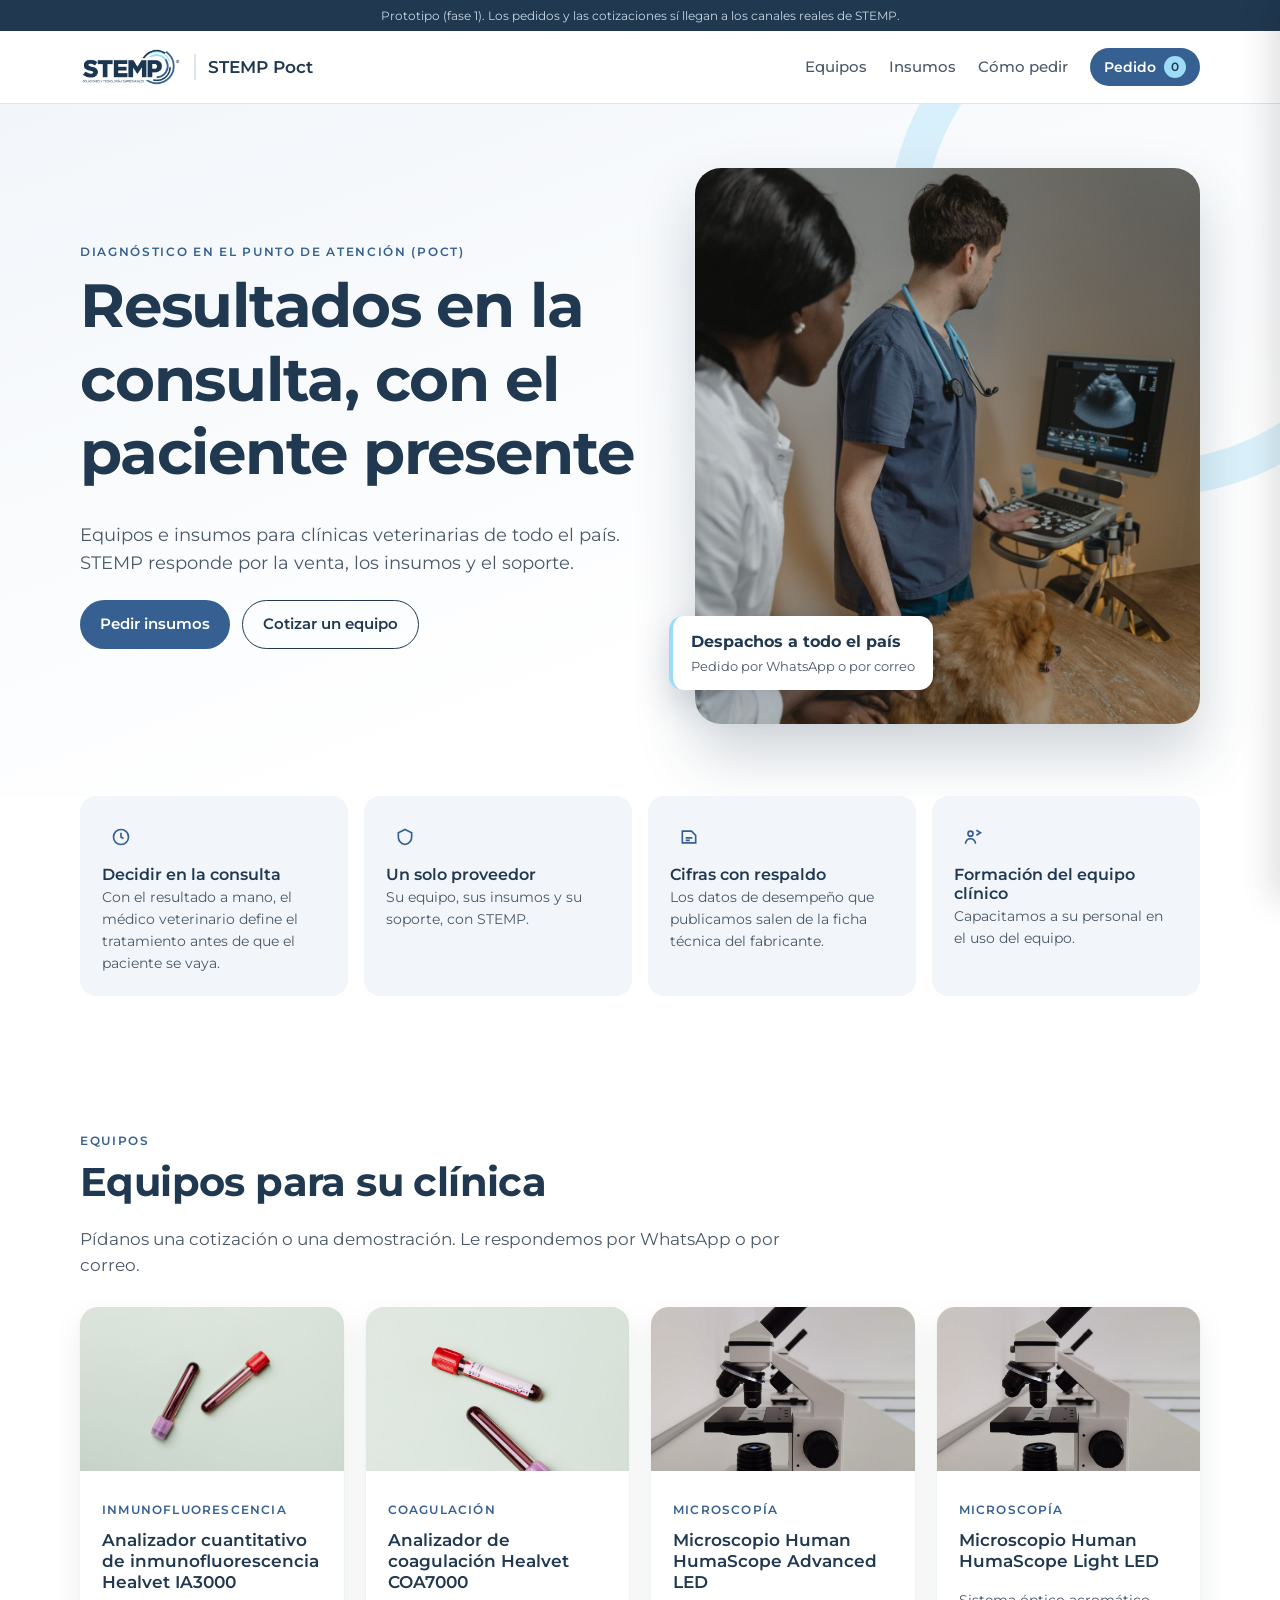
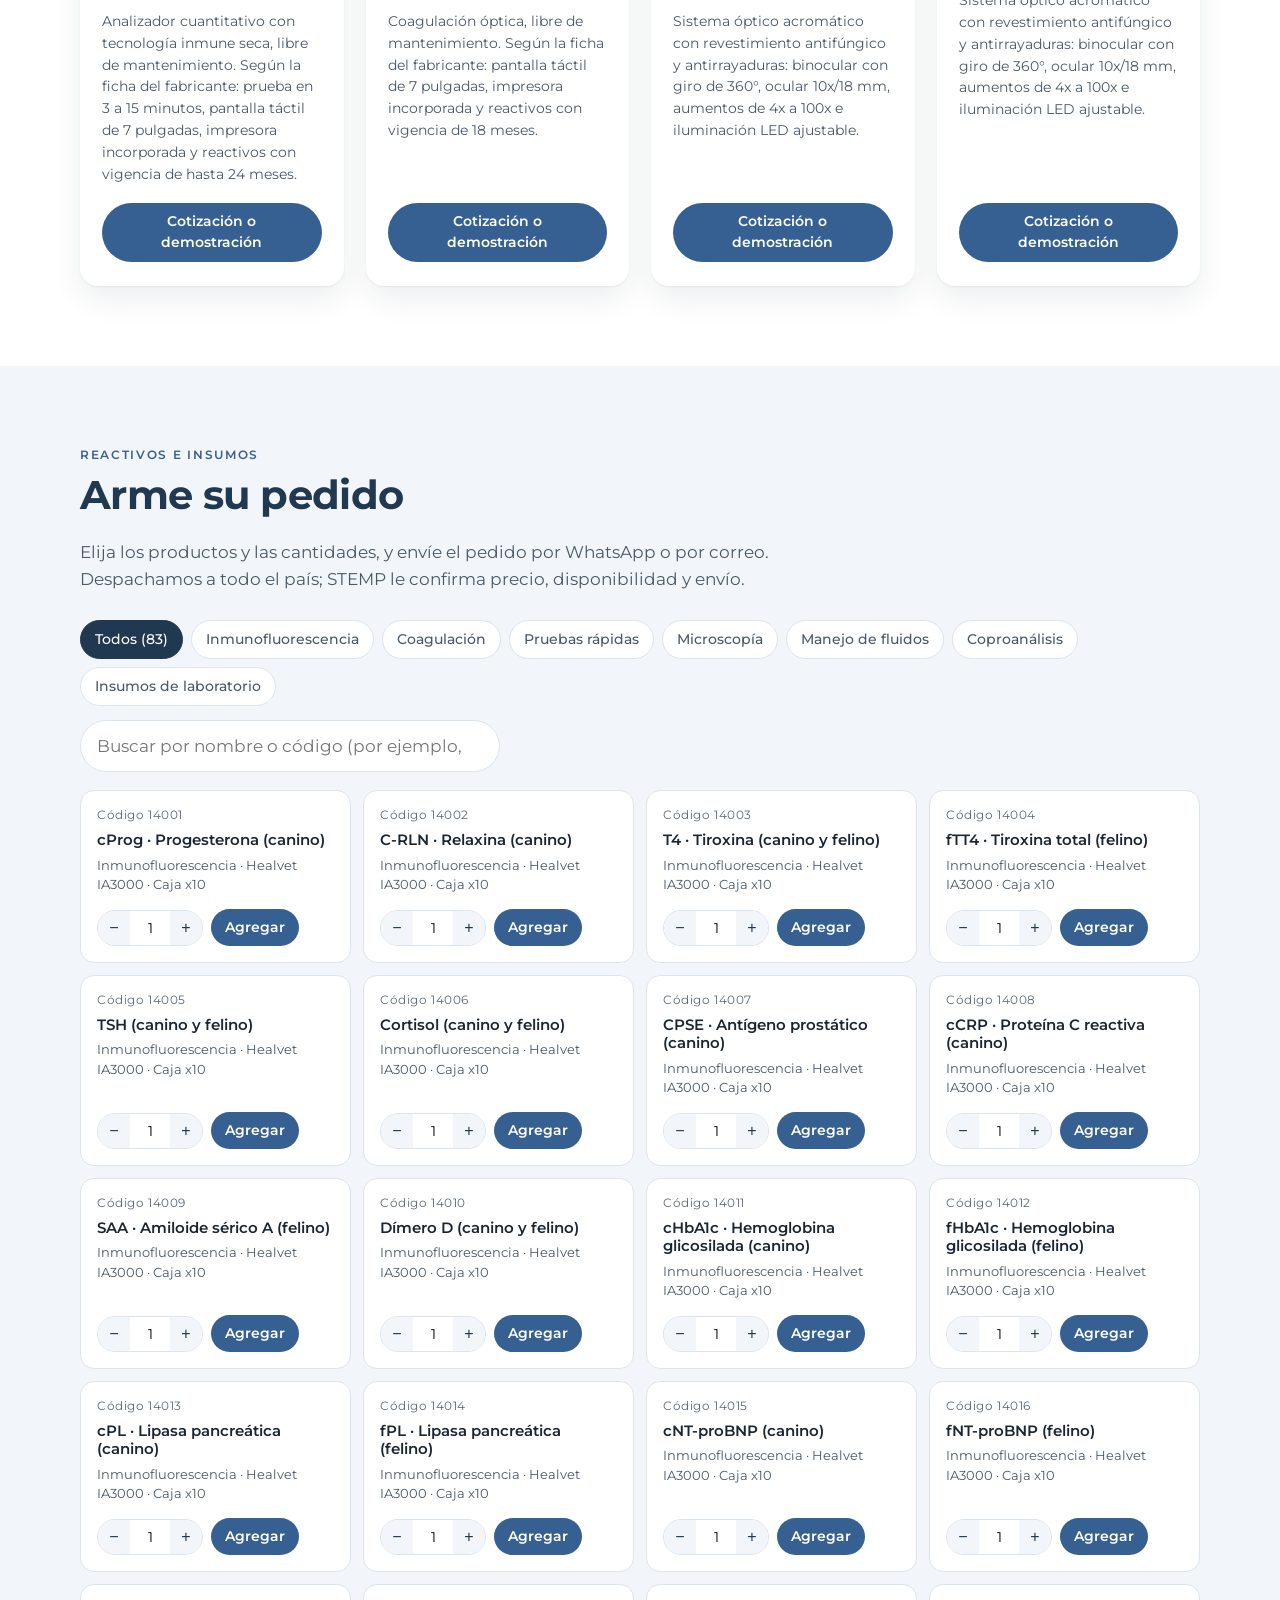
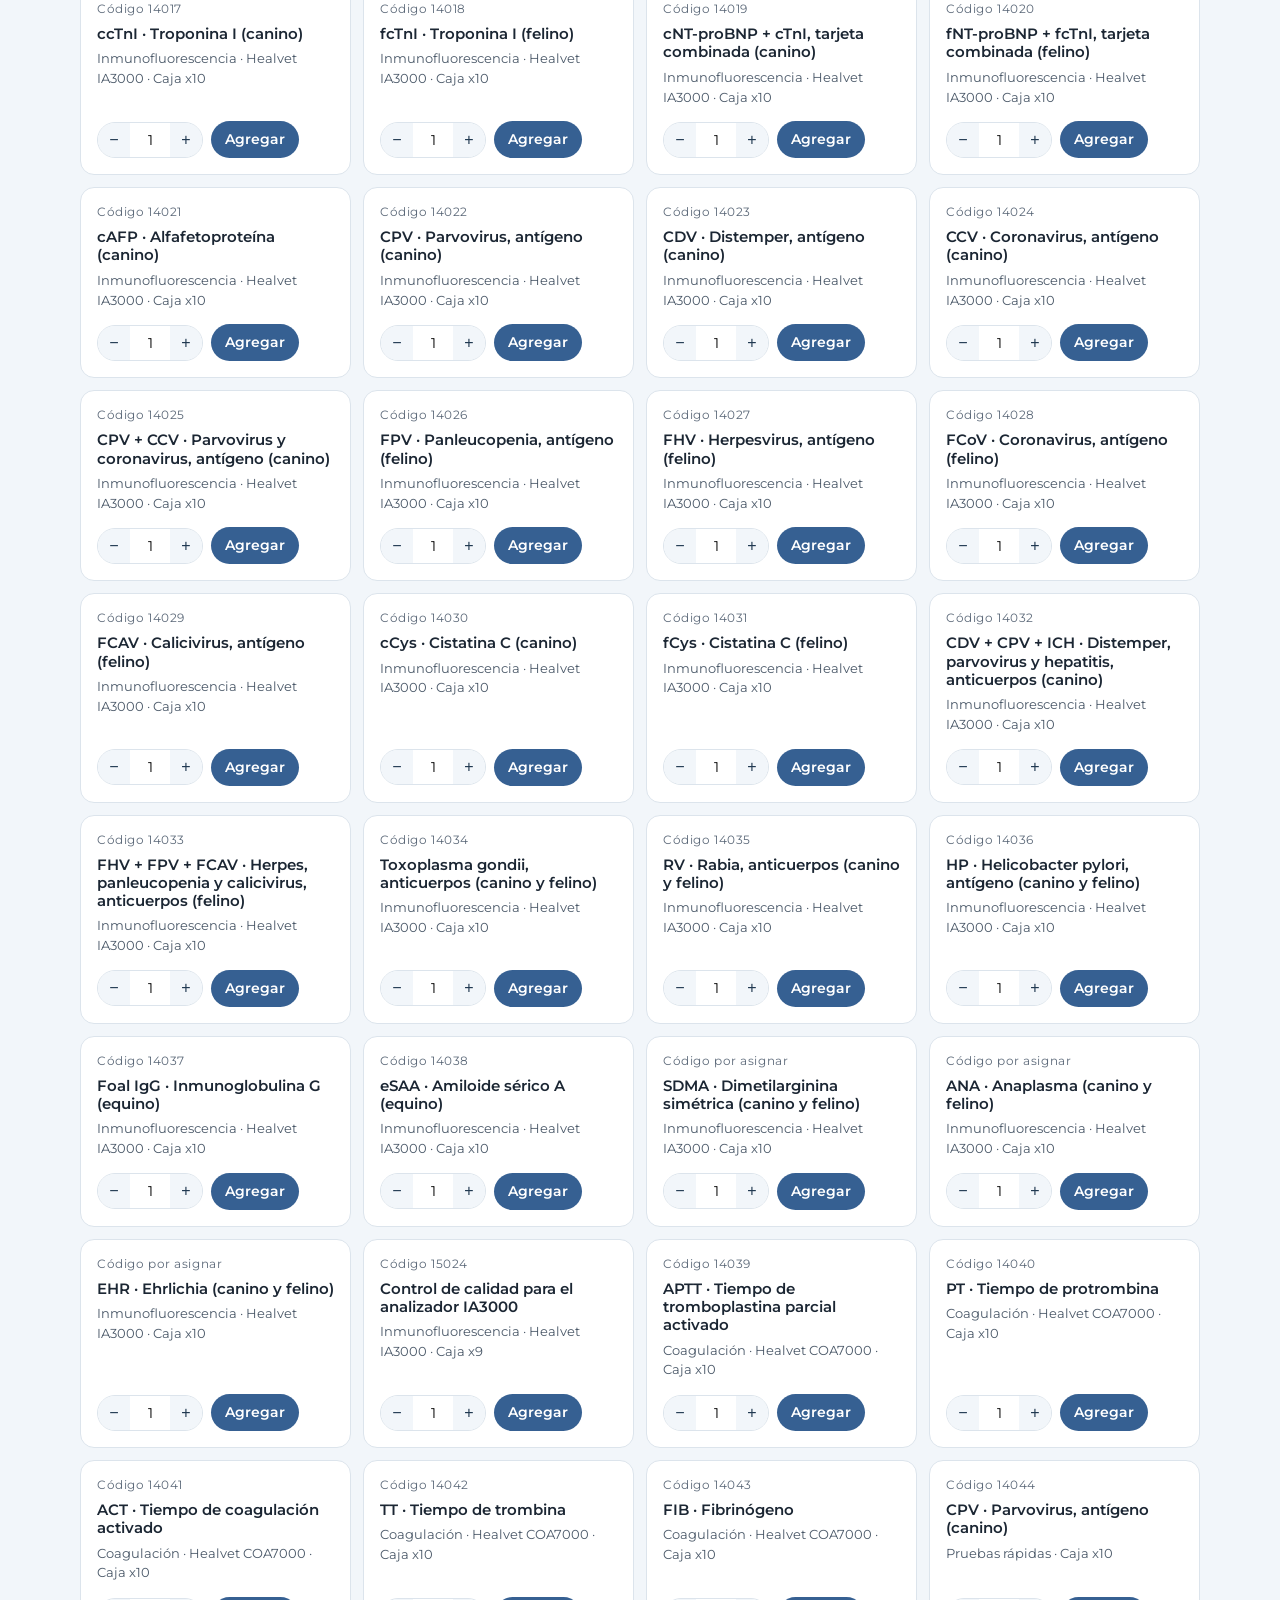
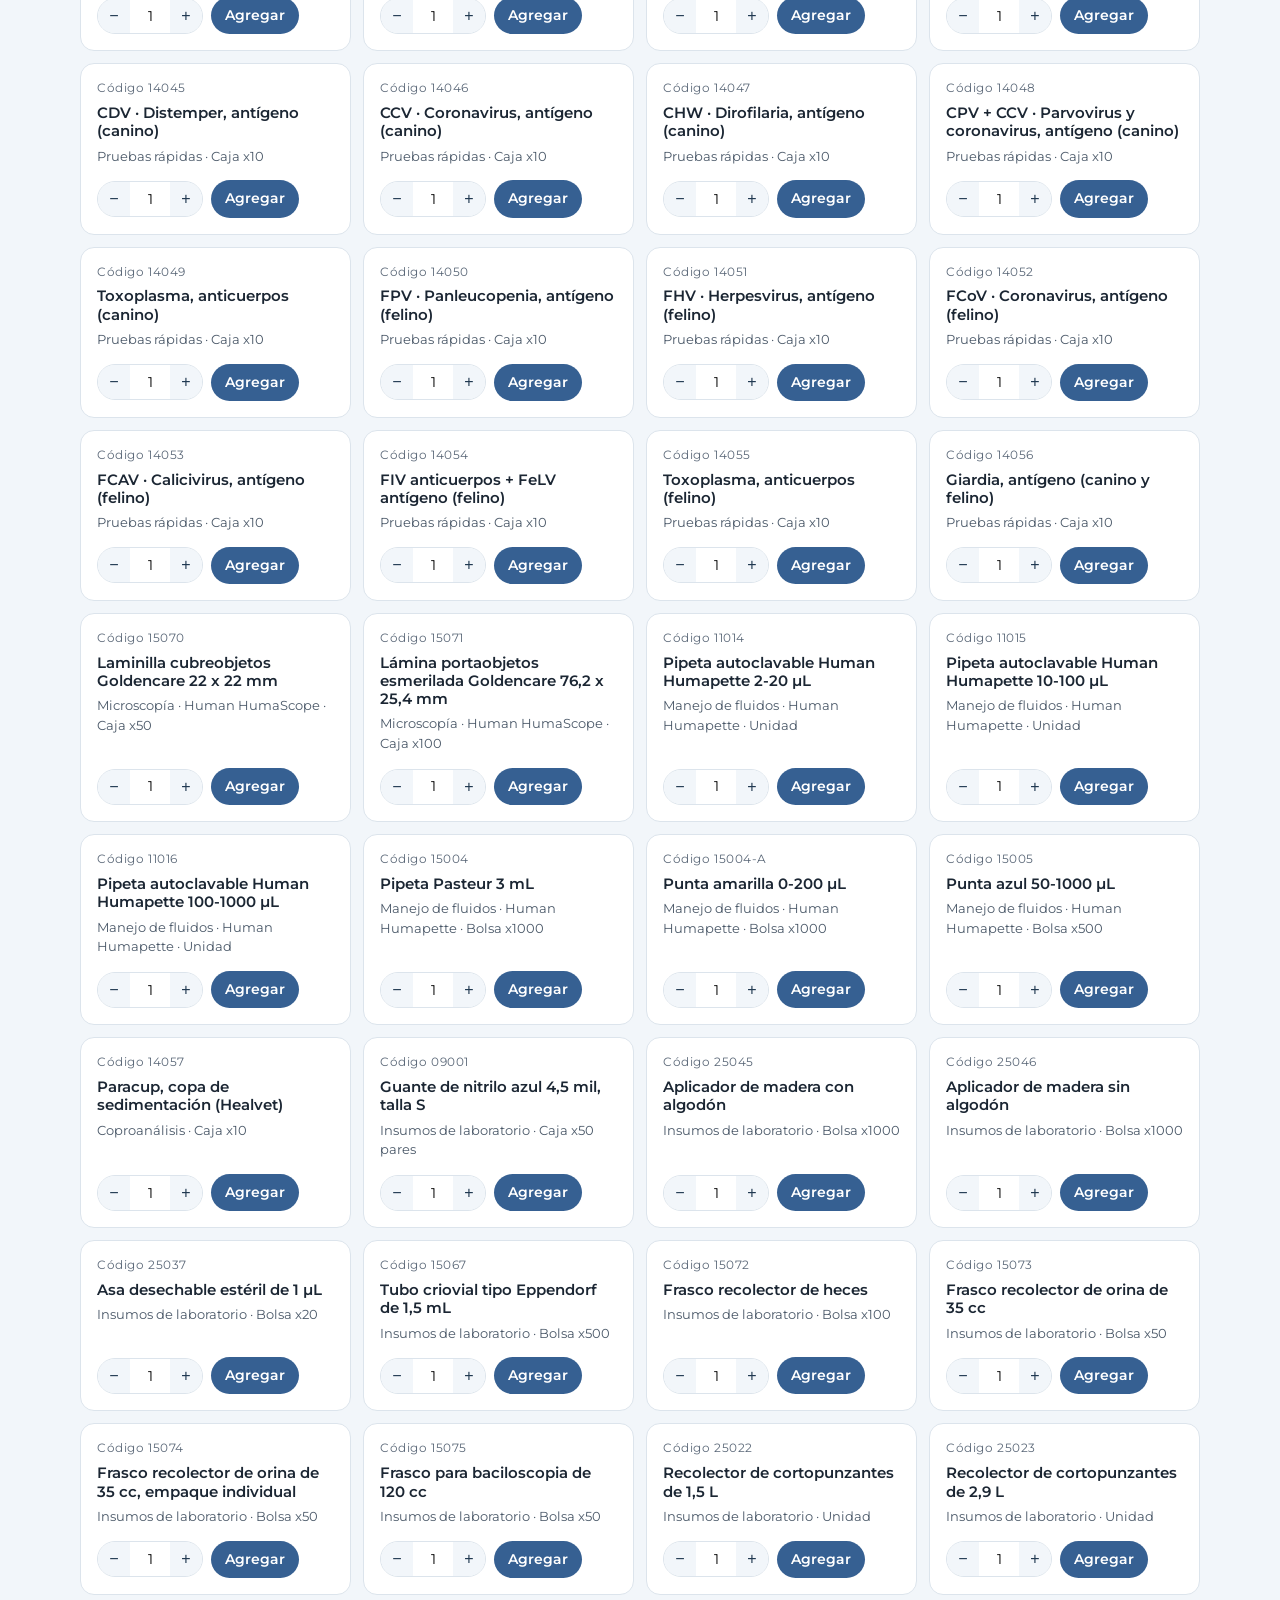
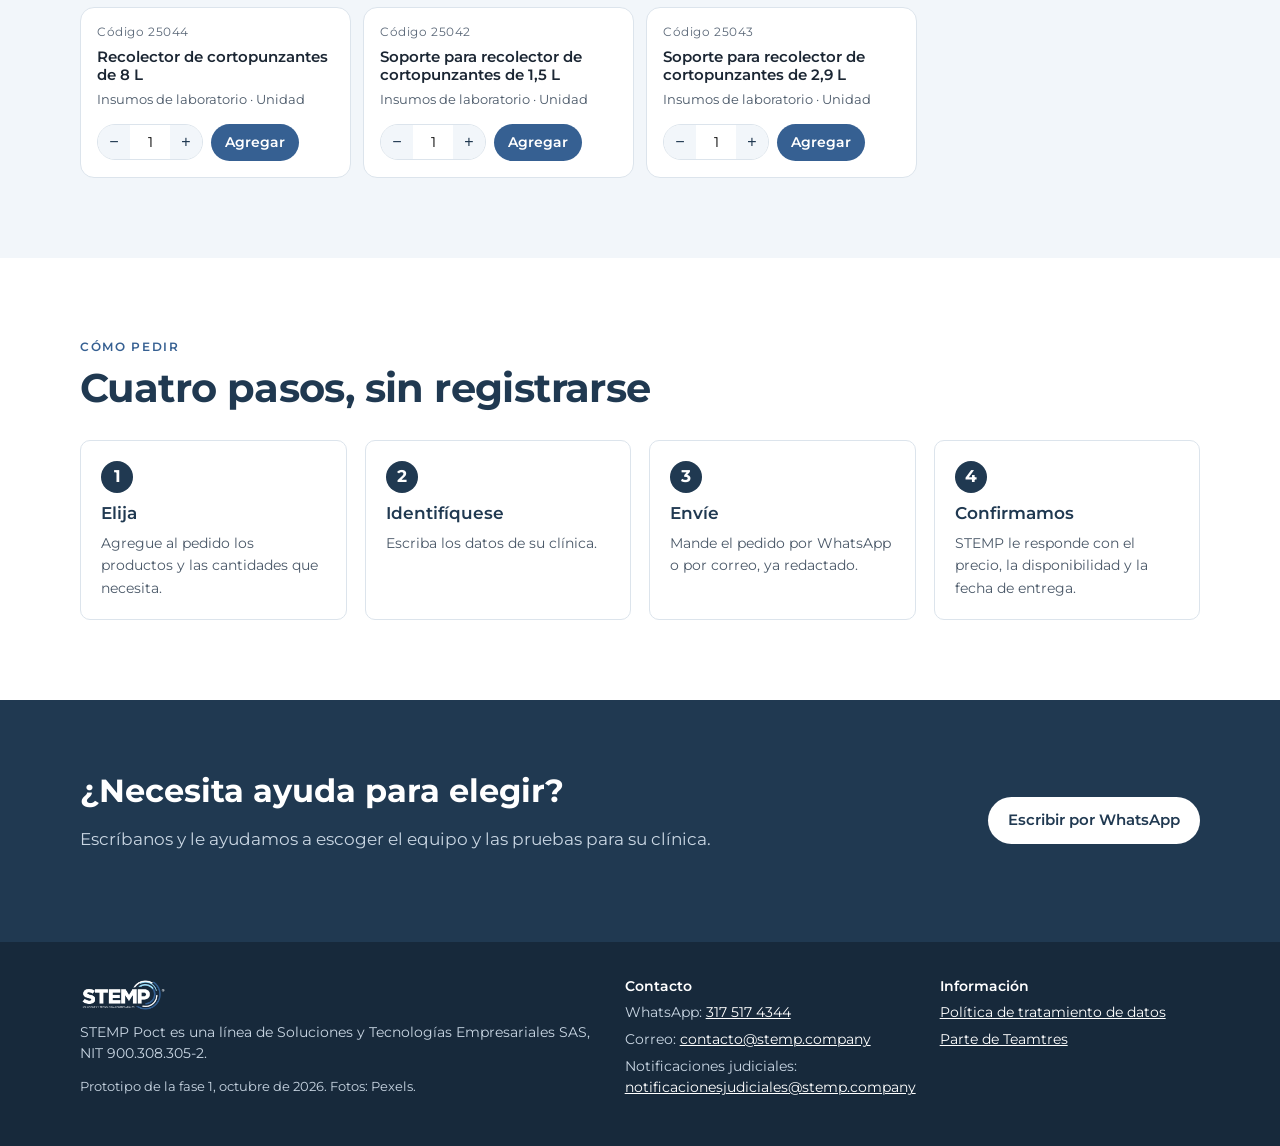
<file: index.html>
<!doctype html>
<html lang="es-CO">
<head>
  <meta charset="utf-8">
  <meta name="viewport" content="width=device-width, initial-scale=1">
  <title>STEMP Poct · Equipos e insumos POCT veterinarios</title>
  <meta name="description" content="Equipos de diagnóstico en el punto de atención (POCT) e insumos para clínicas veterinarias en Colombia.">
  <meta name="robots" content="noindex">
  <link rel="icon" href="assets/icono.png">
  <link rel="preconnect" href="https://fonts.googleapis.com">
  <link rel="preconnect" href="https://fonts.gstatic.com" crossorigin>
  <link href="https://fonts.googleapis.com/css2?family=Montserrat:wght@400;500;600;700&display=swap" rel="stylesheet">
  <link rel="stylesheet" href="assets/style.css">
  <script>document.documentElement.classList.add("js");</script>
</head>
<body>
  <div class="aviso-prototipo">Prototipo (fase 1). Los pedidos y las cotizaciones sí llegan a los canales reales de STEMP.</div>

  <header class="encabezado">
    <div class="contenedor">
      <a class="marca" href="#inicio" aria-label="Inicio">
        <img src="assets/logo.png" alt="STEMP">
        <span data-sitio="nombre">STEMP Poct</span>
      </a>
      <nav class="nav">
        <a class="ocultable" href="#equipos">Equipos</a>
        <a class="ocultable" href="#insumos">Insumos</a>
        <a class="ocultable" href="#como-pedir">Cómo pedir</a>
        <button class="boton boton-primario boton-pequeno boton-carrito" type="button" data-abrir-pedido>
          Pedido <span class="contador" id="contador">0</span>
        </button>
      </nav>
    </div>
  </header>

  <main id="inicio">
    <section class="portada">
      <div class="contenedor">
        <div class="revelar">
          <div class="etiqueta">Diagnóstico en el punto de atención (POCT)</div>
          <h1>Resultados en la consulta, con el paciente presente</h1>
          <p class="lead">Equipos e insumos para clínicas veterinarias de todo el país. STEMP responde por la venta, los insumos y el soporte.</p>
          <div class="acciones">
            <a class="boton boton-primario" href="#insumos">Pedir insumos</a>
            <a class="boton boton-secundario" href="#equipos">Cotizar un equipo</a>
          </div>
        </div>
        <div class="portada-foto revelar">
          <img src="assets/img/consulta-ecografia.jpg" alt="Médicos veterinarios examinan a un perro en la consulta">
          <div class="flotante"><strong>Despachos a todo el país</strong><span>Pedido por WhatsApp o por correo</span></div>
        </div>
      </div>
    </section>

    <section class="franja-pilares">
      <div class="contenedor">
        <div class="pilares">
          <div class="pilar">
            <div class="icono"><svg width="20" height="20" viewBox="0 0 24 24" fill="none" stroke="currentColor" stroke-width="2"><circle cx="12" cy="12" r="9"/><path d="M12 7v5l3 2"/></svg></div>
            <div><h3>Decidir en la consulta</h3><p>Con el resultado a mano, el médico veterinario define el tratamiento antes de que el paciente se vaya.</p></div>
          </div>
          <div class="pilar">
            <div class="icono"><svg width="20" height="20" viewBox="0 0 24 24" fill="none" stroke="currentColor" stroke-width="2"><path d="M12 3l8 4v5c0 5-3.5 8-8 9-4.5-1-8-4-8-9V7z"/></svg></div>
            <div><h3>Un solo proveedor</h3><p>Su equipo, sus insumos y su soporte, con STEMP.</p></div>
          </div>
          <div class="pilar">
            <div class="icono"><svg width="20" height="20" viewBox="0 0 24 24" fill="none" stroke="currentColor" stroke-width="2"><path d="M4 19V5h11l5 5v9z"/><path d="M8 13h8M8 16h5"/></svg></div>
            <div><h3>Cifras con respaldo</h3><p>Los datos de desempeño que publicamos salen de la ficha técnica del fabricante.</p></div>
          </div>
          <div class="pilar">
            <div class="icono"><svg width="20" height="20" viewBox="0 0 24 24" fill="none" stroke="currentColor" stroke-width="2"><circle cx="9" cy="8" r="3"/><path d="M3 20c0-3.3 2.7-6 6-6s6 2.7 6 6"/><path d="M16 4l5 3-5 3"/></svg></div>
            <div><h3>Formación del equipo clínico</h3><p>Capacitamos a su personal en el uso del equipo.</p></div>
          </div>
        </div>
      </div>
    </section>

    <section id="equipos">
      <div class="contenedor">
        <div class="encabezado-seccion revelar">
          <div class="etiqueta">Equipos</div>
          <h2>Equipos para su clínica</h2>
          <p>Pídanos una cotización o una demostración. Le respondemos por WhatsApp o por correo.</p>
        </div>
        <div class="equipos" id="lista-equipos"></div>
      </div>
    </section>

    <section id="insumos" class="seccion-gris">
      <div class="contenedor">
        <div class="encabezado-seccion revelar">
          <div class="etiqueta">Reactivos e insumos</div>
          <h2>Arme su pedido</h2>
          <p>Elija los productos y las cantidades, y envíe el pedido por WhatsApp o por correo. Despachamos a todo el país; STEMP le confirma precio, disponibilidad y envío.</p>
        </div>
        <div class="filtros" id="filtros" role="group" aria-label="Filtrar por línea"></div>
        <input class="buscador" id="buscador" type="search" placeholder="Buscar por nombre o código (por ejemplo, SDMA, T4, 14022)" aria-label="Buscar producto">
        <div class="detalle-linea" id="detalle-linea" hidden></div>
        <div class="lista" id="lista-insumos"></div>
      </div>
    </section>

    <section id="como-pedir">
      <div class="contenedor">
        <div class="encabezado-seccion revelar">
          <div class="etiqueta">Cómo pedir</div>
          <h2>Cuatro pasos, sin registrarse</h2>
        </div>
        <div class="pasos">
          <div class="paso"><h3>Elija</h3><p>Agregue al pedido los productos y las cantidades que necesita.</p></div>
          <div class="paso"><h3>Identifíquese</h3><p>Escriba los datos de su clínica.</p></div>
          <div class="paso"><h3>Envíe</h3><p>Mande el pedido por WhatsApp o por correo, ya redactado.</p></div>
          <div class="paso"><h3>Confirmamos</h3><p>STEMP le responde con el precio, la disponibilidad y la fecha de entrega.</p></div>
        </div>
      </div>
    </section>

    <section class="banda">
      <div class="contenedor">
        <div>
          <h2>¿Necesita ayuda para elegir?</h2>
          <p>Escríbanos y le ayudamos a escoger el equipo y las pruebas para su clínica.</p>
        </div>
        <a class="boton boton-claro" id="whatsapp-asesoria" href="#" target="_blank" rel="noopener">Escribir por WhatsApp</a>
      </div>
    </section>
  </main>

  <footer class="pie">
    <div class="contenedor">
      <div>
        <img src="assets/logo-negativo.png" alt="STEMP">
        <p><span data-sitio="nombre">STEMP Poct</span> es una línea de <span data-sitio="responsable">Soluciones y Tecnologías Empresariales SAS</span>, NIT <span data-sitio="nit">900.308.305-2</span>.</p>
        <p class="nota" style="color:inherit">Prototipo de la fase 1, octubre de 2026. Fotos: Pexels.</p>
      </div>
      <div>
        <h3>Contacto</h3>
        <ul>
          <li>WhatsApp: <a id="pie-whatsapp" href="#" target="_blank" rel="noopener">317 517 4344</a></li>
          <li>Correo: <a id="pie-correo" href="mailto:contacto@stemp.company">contacto@stemp.company</a></li>
          <li>Notificaciones judiciales: <a href="mailto:notificacionesjudiciales@stemp.company">notificacionesjudiciales@stemp.company</a></li>
        </ul>
      </div>
      <div>
        <h3>Información</h3>
        <ul>
          <li><a href="politica-datos.html">Política de tratamiento de datos</a></li>
          <li><a id="pie-grupo" href="#"><span data-sitio="respaldo">Parte de Teamtres</span></a></li>
        </ul>
      </div>
    </div>
  </footer>

  <!-- Panel del pedido -->
  <div class="velo" id="velo"></div>
  <aside class="panel" id="panel-pedido" aria-label="Pedido" aria-hidden="true">
    <div class="panel-cabeza">
      <h2>Su pedido</h2>
      <button class="cerrar" type="button" data-cerrar aria-label="Cerrar">×</button>
    </div>
    <div class="panel-cuerpo">
      <div id="lineas-pedido"></div>
      <form id="form-pedido" novalidate>
        <h3 style="margin-top:18px">Datos de su clínica o laboratorio</h3>
        <div class="campo"><label for="p-clinica">Clínica o laboratorio *</label><input id="p-clinica" name="clinica" required autocomplete="organization"></div>
        <div class="dos">
          <div class="campo"><label for="p-nit">NIT</label><input id="p-nit" name="nit" inputmode="numeric"></div>
          <div class="campo"><label for="p-ciudad">Ciudad *</label><input id="p-ciudad" name="ciudad" required autocomplete="address-level2" placeholder="Ciudad o municipio"></div>
        </div>
        <div class="campo"><label for="p-contacto">Persona de contacto *</label><input id="p-contacto" name="contacto" required autocomplete="name"></div>
        <div class="dos">
          <div class="campo"><label for="p-telefono">Teléfono *</label><input id="p-telefono" name="telefono" required inputmode="tel" autocomplete="tel"></div>
          <div class="campo"><label for="p-correo">Correo</label><input id="p-correo" name="correo" type="email" autocomplete="email"></div>
        </div>
        <div class="campo"><label for="p-notas">Notas para STEMP</label><textarea id="p-notas" name="notas" rows="2" placeholder="Dirección de entrega, horario, factura a nombre de…"></textarea></div>
        <label class="autorizacion"><input type="checkbox" name="autoriza" required> <span>Autorizo el tratamiento de mis datos para atender este pedido, según la <a href="politica-datos.html" target="_blank">política de tratamiento de datos</a>.</span></label>
        <div class="error" id="error-pedido" role="alert"></div>
      </form>
    </div>
    <div class="panel-pie">
      <button class="boton boton-whatsapp" type="button" data-enviar="whatsapp">Enviar pedido por WhatsApp</button>
      <button class="boton boton-secundario" type="button" data-enviar="correo">Enviar por correo</button>
      <p class="nota">Este sitio no guarda sus datos: el pedido sale redactado en su WhatsApp o en su correo, y usted decide si lo envía.</p>
    </div>
  </aside>

  <!-- Ventana de cotización o demostración -->
  <div class="ventana" id="ventana-cotizacion" aria-hidden="true">
    <div class="caja" role="dialog" aria-labelledby="titulo-cotizacion">
      <div class="panel-cabeza" style="padding:0 0 12px;border:0">
        <h2 id="titulo-cotizacion" style="font-size:1.25rem;margin:0">Cotización o demostración</h2>
        <button class="cerrar" type="button" data-cerrar aria-label="Cerrar">×</button>
      </div>
      <form id="form-cotizacion" novalidate>
        <div class="campo"><label for="c-equipo">Equipo *</label><select id="c-equipo" name="equipo" required></select></div>
        <div class="campo"><label for="c-interes">Me interesa *</label>
          <select id="c-interes" name="interes" required>
            <option>Una cotización</option>
            <option>Una demostración</option>
            <option>Cotización y demostración</option>
          </select>
        </div>
        <div class="campo"><label for="c-clinica">Clínica o laboratorio *</label><input id="c-clinica" name="clinica" required autocomplete="organization"></div>
        <div class="dos">
          <div class="campo"><label for="c-contacto">Persona de contacto *</label><input id="c-contacto" name="contacto" required autocomplete="name"></div>
          <div class="campo"><label for="c-ciudad">Ciudad *</label><input id="c-ciudad" name="ciudad" required autocomplete="address-level2" placeholder="Ciudad o municipio"></div>
        </div>
        <div class="dos">
          <div class="campo"><label for="c-telefono">Teléfono *</label><input id="c-telefono" name="telefono" required inputmode="tel" autocomplete="tel"></div>
          <div class="campo"><label for="c-correo">Correo</label><input id="c-correo" name="correo" type="email" autocomplete="email"></div>
        </div>
        <div class="campo"><label for="c-mensaje">¿Qué pruebas hace hoy o cuántos pacientes atiende al mes?</label><textarea id="c-mensaje" name="mensaje" rows="2"></textarea></div>
        <label class="autorizacion"><input type="checkbox" name="autoriza" required> <span>Autorizo el tratamiento de mis datos para atender esta solicitud, según la <a href="politica-datos.html" target="_blank">política de tratamiento de datos</a>.</span></label>
        <div class="error" id="error-cotizacion" role="alert"></div>
        <div class="acciones" style="margin-top:8px">
          <button class="boton boton-whatsapp" type="button" data-cotizar="whatsapp">Enviar por WhatsApp</button>
          <button class="boton boton-secundario" type="button" data-cotizar="correo">Enviar por correo</button>
        </div>
      </form>
    </div>
  </div>

  <div class="aviso-flotante" id="aviso" role="status"></div>

  <script src="assets/config.js"></script>
  <script src="assets/productos.js"></script>
  <script src="assets/app.js"></script>
</body>
</html>
</file>
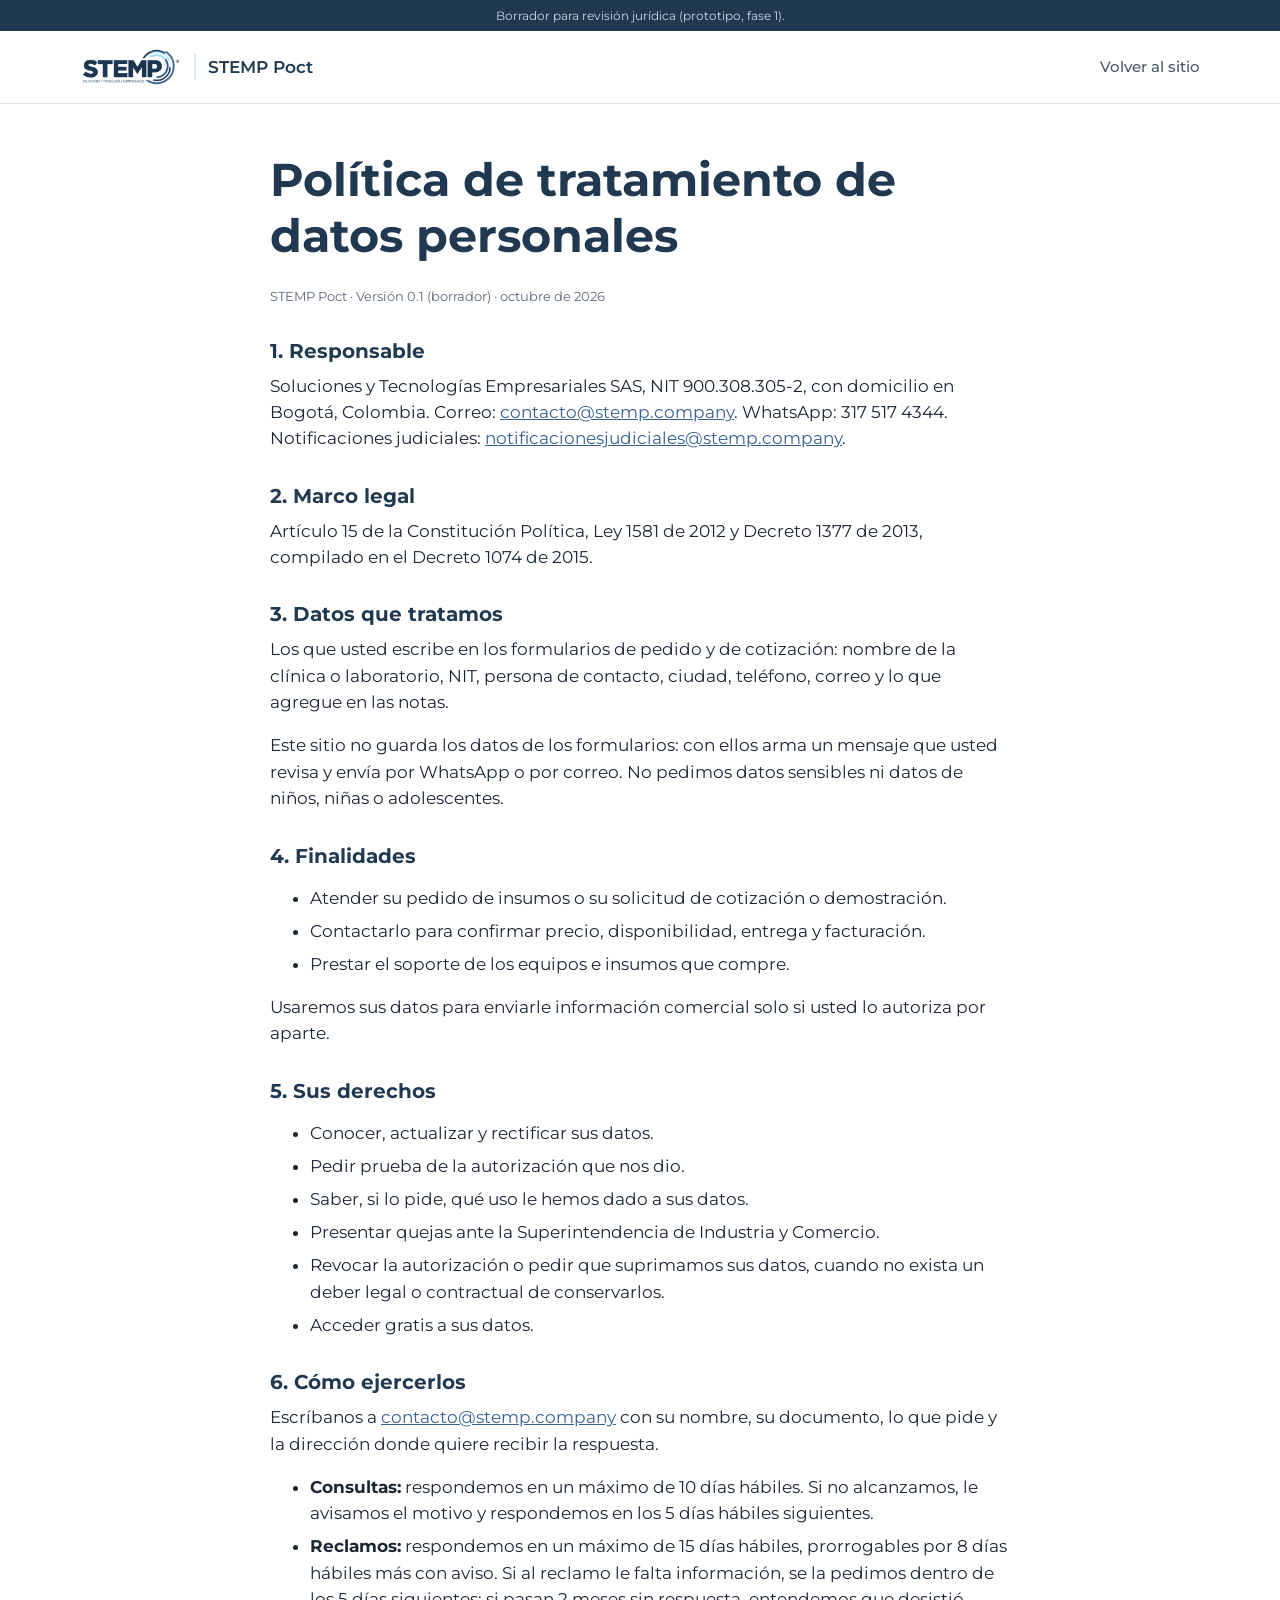
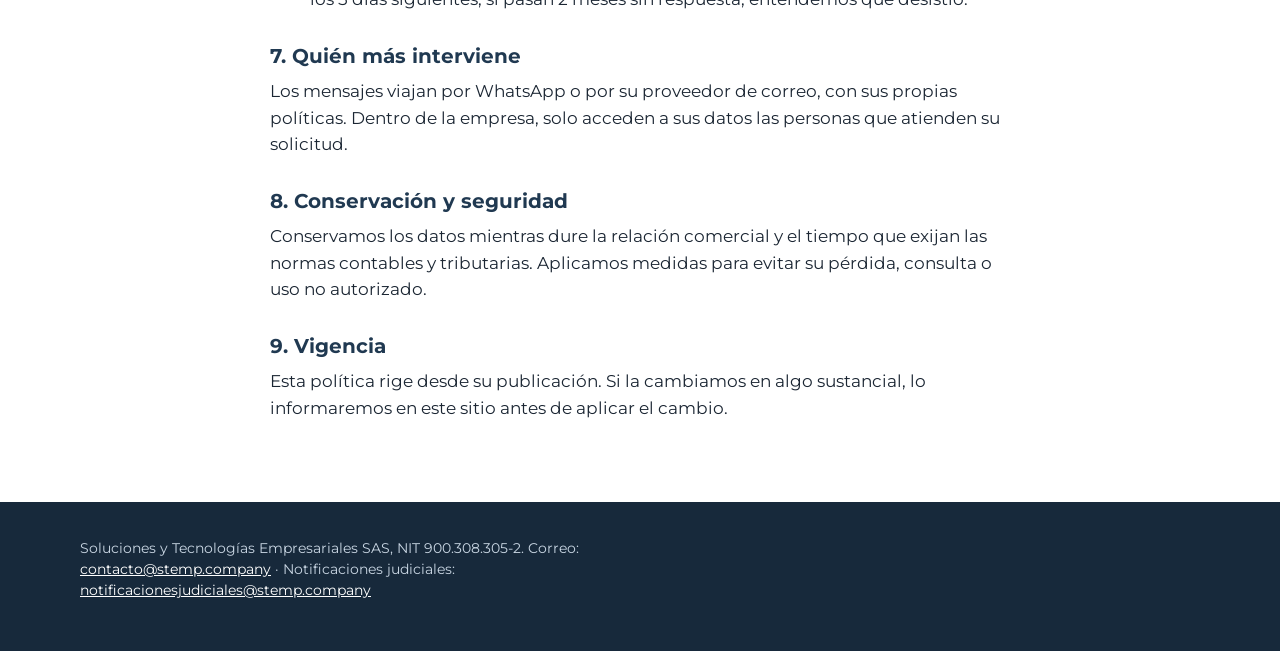
<file: politica-datos.html>
<!doctype html>
<html lang="es-CO">
<head>
  <meta charset="utf-8">
  <meta name="viewport" content="width=device-width, initial-scale=1">
  <title>Política de tratamiento de datos · STEMP Poct</title>
  <meta name="robots" content="noindex">
  <link rel="icon" href="assets/icono.png">
  <link href="https://fonts.googleapis.com/css2?family=Montserrat:wght@400;600;700&display=swap" rel="stylesheet">
  <link rel="stylesheet" href="assets/style.css">
</head>
<body>
  <div class="aviso-prototipo">Borrador para revisión jurídica (prototipo, fase 1).</div>
  <header class="encabezado"><div class="contenedor"><a class="marca" href="index.html"><img src="assets/logo.png" alt="STEMP"><span>STEMP Poct</span></a><nav class="nav"><a href="index.html">Volver al sitio</a></nav></div></header>
  <main class="documento">
    <h1>Política de tratamiento de datos personales</h1>
    <p class="nota">STEMP Poct · Versión 0.1 (borrador) · octubre de 2026</p>

    <h2>1. Responsable</h2>
    <p>Soluciones y Tecnologías Empresariales SAS, NIT 900.308.305-2, con domicilio en Bogotá, Colombia. Correo: <a href="mailto:contacto@stemp.company">contacto@stemp.company</a>. WhatsApp: 317 517 4344. Notificaciones judiciales: <a href="mailto:notificacionesjudiciales@stemp.company">notificacionesjudiciales@stemp.company</a>.</p>

    <h2>2. Marco legal</h2>
    <p>Artículo 15 de la Constitución Política, Ley 1581 de 2012 y Decreto 1377 de 2013, compilado en el Decreto 1074 de 2015.</p>

    <h2>3. Datos que tratamos</h2>
    <p>Los que usted escribe en los formularios de pedido y de cotización: nombre de la clínica o laboratorio, NIT, persona de contacto, ciudad, teléfono, correo y lo que agregue en las notas.</p>
    <p>Este sitio no guarda los datos de los formularios: con ellos arma un mensaje que usted revisa y envía por WhatsApp o por correo. No pedimos datos sensibles ni datos de niños, niñas o adolescentes.</p>

    <h2>4. Finalidades</h2>
    <ul><li>Atender su pedido de insumos o su solicitud de cotización o demostración.</li><li>Contactarlo para confirmar precio, disponibilidad, entrega y facturación.</li><li>Prestar el soporte de los equipos e insumos que compre.</li></ul>
    <p>Usaremos sus datos para enviarle información comercial solo si usted lo autoriza por aparte.</p>

    <h2>5. Sus derechos</h2>
    <ul>
      <li>Conocer, actualizar y rectificar sus datos.</li>
      <li>Pedir prueba de la autorización que nos dio.</li>
      <li>Saber, si lo pide, qué uso le hemos dado a sus datos.</li>
      <li>Presentar quejas ante la Superintendencia de Industria y Comercio.</li>
      <li>Revocar la autorización o pedir que suprimamos sus datos, cuando no exista un deber legal o contractual de conservarlos.</li>
      <li>Acceder gratis a sus datos.</li>
    </ul>

    <h2>6. Cómo ejercerlos</h2>
    <p>Escríbanos a <a href="mailto:contacto@stemp.company">contacto@stemp.company</a> con su nombre, su documento, lo que pide y la dirección donde quiere recibir la respuesta.</p>
    <ul>
      <li><strong>Consultas:</strong> respondemos en un máximo de 10 días hábiles. Si no alcanzamos, le avisamos el motivo y respondemos en los 5 días hábiles siguientes.</li>
      <li><strong>Reclamos:</strong> respondemos en un máximo de 15 días hábiles, prorrogables por 8 días hábiles más con aviso. Si al reclamo le falta información, se la pedimos dentro de los 5 días siguientes; si pasan 2 meses sin respuesta, entendemos que desistió.</li>
    </ul>

    <h2>7. Quién más interviene</h2>
    <p>Los mensajes viajan por WhatsApp o por su proveedor de correo, con sus propias políticas. Dentro de la empresa, solo acceden a sus datos las personas que atienden su solicitud.</p>

    <h2>8. Conservación y seguridad</h2>
    <p>Conservamos los datos mientras dure la relación comercial y el tiempo que exijan las normas contables y tributarias. Aplicamos medidas para evitar su pérdida, consulta o uso no autorizado.</p>

    <h2>9. Vigencia</h2>
    <p>Esta política rige desde su publicación. Si la cambiamos en algo sustancial, lo informaremos en este sitio antes de aplicar el cambio.</p>
  </main>
  <footer class="pie"><div class="contenedor"><p>Soluciones y Tecnologías Empresariales SAS, NIT 900.308.305-2. Correo: <a href="mailto:contacto@stemp.company">contacto@stemp.company</a> · Notificaciones judiciales: <a href="mailto:notificacionesjudiciales@stemp.company">notificacionesjudiciales@stemp.company</a></p></div></footer>
</body>
</html>
</file>
<file: assets/style.css>
/* STEMP Poct · colores del Brand Kit v0.1 de STEMP (la línea hereda la identidad sin cambios) */
:root {
  --azul-profundo: #203951;
  --azul-stemp: #366092;
  --azul-claro: #9DDCF9;
  --blanco: #FFFFFF;
  --tinta: #1B2633;
  --tinta-suave: #4A5868;
  --tinta-tenue: #5C6979;
  --superficie: #F2F6FA;
  --borde: #DCE4EC;
  --oscuro-superficie: #2A4763;
  --oscuro-texto-suave: #C9D6E3;
  --whatsapp: #1A7F4B;
  --radio: 10px;
  --ancho: 1160px;
}

* { box-sizing: border-box; }
html { scroll-behavior: smooth; }
body {
  margin: 0;
  font-family: "Montserrat", "Century Gothic", system-ui, sans-serif;
  color: var(--tinta);
  background: var(--blanco);
  line-height: 1.55;
  font-size: 16px;
}
img { max-width: 100%; display: block; }
a { color: var(--azul-stemp); }
h1, h2, h3 { color: var(--azul-profundo); line-height: 1.2; margin: 0 0 .5em; }
h1 { font-size: clamp(1.9rem, 4vw, 2.9rem); font-weight: 700; }
h2 { font-size: clamp(1.5rem, 3vw, 2rem); font-weight: 700; }
h3 { font-size: 1.08rem; font-weight: 600; }
p { margin: 0 0 1em; }
.contenedor { max-width: var(--ancho); margin: 0 auto; padding: 0 20px; }
.etiqueta { text-transform: uppercase; letter-spacing: .14em; font-size: .75rem; font-weight: 600; color: var(--azul-stemp); margin-bottom: .6em; }

.aviso-prototipo { background: var(--azul-profundo); color: var(--oscuro-texto-suave); font-size: .78rem; text-align: center; padding: 6px 12px; }

/* Encabezado */
.encabezado { position: sticky; top: 0; z-index: 20; background: rgba(255,255,255,.96); backdrop-filter: blur(6px); border-bottom: 1px solid var(--borde); }
.encabezado .contenedor { display: flex; align-items: center; gap: 20px; min-height: 72px; }
.marca { display: flex; align-items: center; gap: 12px; text-decoration: none; }
.marca img { height: 40px; width: auto; }
.marca span { font-weight: 600; font-size: 1.05rem; color: var(--azul-profundo); border-left: 2px solid var(--borde); padding-left: 12px; }
.nav { margin-left: auto; display: flex; gap: 22px; align-items: center; }
.nav a { text-decoration: none; color: var(--tinta-suave); font-weight: 500; font-size: .93rem; }
.nav a:hover { color: var(--azul-profundo); }
.nav a.boton-primario, .nav a.boton-primario:hover { color: #fff; }
.boton-carrito { position: relative; }

/* Botones */
.boton { display: inline-flex; align-items: center; justify-content: center; gap: 8px; border: 0; cursor: pointer; font: inherit; font-weight: 600; font-size: .93rem; padding: 12px 20px; border-radius: 999px; text-decoration: none; transition: transform .12s, background .12s; }
.boton:active { transform: translateY(1px); }
.boton-primario { background: var(--azul-stemp); color: #fff; }
.boton-primario:hover { background: var(--azul-profundo); }
.boton-secundario { background: transparent; color: var(--azul-profundo); border: 1.5px solid var(--azul-profundo); }
.boton-secundario:hover { background: var(--superficie); }
.boton-whatsapp { background: var(--whatsapp); color: #fff; }
.boton-whatsapp:hover { background: #136b3e; }
.boton-claro { background: #fff; color: var(--azul-profundo); }
.boton-pequeno { padding: 8px 14px; font-size: .85rem; }
.contador { background: var(--azul-claro); color: var(--azul-profundo); border-radius: 999px; min-width: 22px; height: 22px; font-size: .75rem; display: inline-flex; align-items: center; justify-content: center; padding: 0 6px; }

/* Portada */
.portada { background: linear-gradient(160deg, var(--superficie) 0%, #fff 70%); padding: 72px 0 64px; position: relative; overflow: hidden; }
.portada::after { content: ""; position: absolute; right: -140px; top: -140px; width: 460px; height: 460px; border-radius: 50%; border: 36px solid var(--azul-claro); opacity: .35; }
.portada .contenedor { position: relative; z-index: 1; display: grid; grid-template-columns: 1.3fr 1fr; gap: 48px; align-items: center; }
.portada p.lead { font-size: 1.12rem; color: var(--tinta-suave); max-width: 36em; }
.acciones { display: flex; gap: 12px; flex-wrap: wrap; margin-top: 24px; }
.pilares { display: grid; gap: 12px; }
.pilar { background: #fff; border: 1px solid var(--borde); border-radius: var(--radio); padding: 16px 18px; display: flex; gap: 14px; align-items: flex-start; }
.pilar .icono { flex: none; width: 38px; height: 38px; border-radius: 50%; background: var(--superficie); color: var(--azul-stemp); display: grid; place-items: center; }
.pilar h3 { margin: 0 0 2px; font-size: .98rem; }
.pilar p { margin: 0; font-size: .88rem; color: var(--tinta-suave); }

/* Secciones */
section { padding: 64px 0; }
.seccion-gris { background: var(--superficie); }
.encabezado-seccion { max-width: 720px; margin-bottom: 28px; }
.encabezado-seccion p { color: var(--tinta-suave); }

/* Equipos */
.equipos { display: grid; grid-template-columns: repeat(auto-fit, minmax(250px, 1fr)); gap: 18px; }
.tarjeta { background: #fff; border: 1px solid var(--borde); border-radius: var(--radio); padding: 22px; display: flex; flex-direction: column; gap: 10px; }
.tarjeta .linea { font-size: .75rem; text-transform: uppercase; letter-spacing: .1em; color: var(--azul-stemp); font-weight: 600; }
.tarjeta p { font-size: .88rem; color: var(--tinta-suave); margin: 0; flex: 1; }
.tarjeta .acciones { margin-top: 8px; }
.ilustracion { height: 120px; border-radius: 8px; background: linear-gradient(135deg, var(--azul-profundo), var(--azul-stemp)); display: grid; place-items: center; color: var(--azul-claro); }

/* Catálogo */
.filtros { display: flex; flex-wrap: wrap; gap: 8px; margin-bottom: 14px; }
.filtro { border: 1px solid var(--borde); background: #fff; color: var(--tinta-suave); padding: 8px 14px; border-radius: 999px; cursor: pointer; font: inherit; font-size: .85rem; font-weight: 500; }
.filtro[aria-pressed="true"] { background: var(--azul-profundo); color: #fff; border-color: var(--azul-profundo); }
.buscador { width: 100%; max-width: 420px; padding: 12px 16px; border: 1px solid var(--borde); border-radius: 999px; font: inherit; margin-bottom: 18px; }
.detalle-linea { background: #fff; border-left: 4px solid var(--azul-claro); padding: 12px 16px; border-radius: 6px; font-size: .9rem; color: var(--tinta-suave); margin-bottom: 18px; }
.lista { display: grid; grid-template-columns: repeat(auto-fill, minmax(260px, 1fr)); gap: 12px; }
.producto { background: #fff; border: 1px solid var(--borde); border-radius: var(--radio); padding: 16px; display: flex; flex-direction: column; gap: 6px; }
.producto .codigo { font-size: .72rem; color: var(--tinta-tenue); letter-spacing: .05em; }
.producto h3 { font-size: .95rem; margin: 0; color: var(--tinta); font-weight: 600; }
.producto .meta { font-size: .8rem; color: var(--tinta-suave); }
.producto .fila { display: flex; gap: 8px; align-items: center; margin-top: auto; padding-top: 8px; }
.cantidad { display: inline-flex; align-items: center; border: 1px solid var(--borde); border-radius: 999px; overflow: hidden; }
.cantidad button { border: 0; background: var(--superficie); width: 32px; height: 34px; cursor: pointer; font-size: 1rem; color: var(--azul-profundo); }
.cantidad input { width: 40px; border: 0; text-align: center; font: inherit; font-size: .9rem; -moz-appearance: textfield; }
.cantidad input::-webkit-inner-spin-button { -webkit-appearance: none; }
.vacio { color: var(--tinta-tenue); padding: 20px 0; }

/* Cómo funciona */
.pasos { display: grid; grid-template-columns: repeat(auto-fit, minmax(210px, 1fr)); gap: 18px; counter-reset: paso; }
.paso { padding: 20px; border-radius: var(--radio); background: #fff; border: 1px solid var(--borde); }
.paso::before { counter-increment: paso; content: counter(paso); display: inline-grid; place-items: center; width: 32px; height: 32px; border-radius: 50%; background: var(--azul-profundo); color: #fff; font-weight: 700; margin-bottom: 10px; }
.paso p { font-size: .9rem; color: var(--tinta-suave); margin: 0; }

/* Contacto y pie */
.banda { background: var(--azul-profundo); color: #fff; }
.banda h2 { color: #fff; }
.banda p { color: var(--oscuro-texto-suave); }
.banda .contenedor { display: flex; justify-content: space-between; align-items: center; gap: 24px; flex-wrap: wrap; }
.pie { background: #17293b; color: var(--oscuro-texto-suave); font-size: .85rem; padding: 36px 0; }
.pie .contenedor { display: grid; grid-template-columns: 2fr 1fr 1fr; gap: 24px; }
.pie a { color: #fff; }
.pie img { height: 34px; width: auto; margin-bottom: 10px; }
.pie h3 { color: #fff; font-size: .9rem; }
.pie ul { list-style: none; padding: 0; margin: 0; display: grid; gap: 6px; }

/* Panel del pedido */
.velo { position: fixed; inset: 0; background: rgba(16, 28, 42, .45); z-index: 40; opacity: 0; pointer-events: none; transition: opacity .2s; }
.velo.abierto { opacity: 1; pointer-events: auto; }
.panel { position: fixed; top: 0; right: 0; bottom: 0; width: min(460px, 100%); background: #fff; z-index: 50; transform: translateX(100%); transition: transform .25s ease; display: flex; flex-direction: column; box-shadow: -10px 0 30px rgba(0,0,0,.12); }
.panel.abierto { transform: none; }
.panel-cabeza { display: flex; justify-content: space-between; align-items: center; padding: 18px 20px; border-bottom: 1px solid var(--borde); }
.panel-cabeza h2 { font-size: 1.2rem; margin: 0; }
.cerrar { border: 0; background: var(--superficie); width: 36px; height: 36px; border-radius: 50%; cursor: pointer; font-size: 1.2rem; color: var(--azul-profundo); }
.panel-cuerpo { padding: 18px 20px; overflow-y: auto; flex: 1; }
.linea-pedido { display: grid; grid-template-columns: 1fr auto auto; gap: 10px; align-items: center; padding: 10px 0; border-bottom: 1px solid var(--borde); font-size: .88rem; }
.linea-pedido small { color: var(--tinta-tenue); display: block; }
.quitar { border: 0; background: none; color: var(--tinta-tenue); cursor: pointer; font-size: .8rem; text-decoration: underline; }
.panel-pie { padding: 16px 20px; border-top: 1px solid var(--borde); display: grid; gap: 10px; background: var(--superficie); }
.nota { font-size: .8rem; color: var(--tinta-tenue); }

/* Formularios */
form .campo { display: grid; gap: 4px; margin-bottom: 12px; }
form label { font-size: .82rem; font-weight: 600; color: var(--tinta-suave); }
form input, form select, form textarea { font: inherit; font-size: .93rem; padding: 10px 12px; border: 1px solid var(--borde); border-radius: 8px; background: #fff; color: var(--tinta); width: 100%; }
form input:focus, form select:focus, form textarea:focus, .buscador:focus { outline: 2px solid var(--azul-claro); border-color: var(--azul-stemp); }
.dos { display: grid; grid-template-columns: 1fr 1fr; gap: 10px; }
.autorizacion { display: flex; gap: 10px; align-items: flex-start; font-size: .82rem; color: var(--tinta-suave); margin: 6px 0 4px; }
.autorizacion input { width: auto; margin-top: 3px; }
.error { color: #B3261E; font-size: .82rem; min-height: 1.2em; }

/* Ventana de cotización */
.ventana { position: fixed; inset: 0; display: grid; place-items: center; z-index: 60; padding: 16px; pointer-events: none; opacity: 0; transition: opacity .2s; }
.ventana.abierta { opacity: 1; pointer-events: auto; }
.ventana .caja { background: #fff; border-radius: 14px; width: min(560px, 100%); max-height: calc(100vh - 32px); overflow-y: auto; padding: 24px; box-shadow: 0 20px 50px rgba(0,0,0,.2); }

.aviso-flotante { position: fixed; left: 50%; bottom: 24px; transform: translate(-50%, 20px); background: var(--azul-profundo); color: #fff; padding: 10px 18px; border-radius: 999px; font-size: .88rem; opacity: 0; transition: all .2s; z-index: 70; pointer-events: none; }
.aviso-flotante.visible { opacity: 1; transform: translate(-50%, 0); }

/* Página de texto (política) */
.documento { max-width: 780px; margin: 0 auto; padding: 48px 20px 64px; }
.documento h2 { font-size: 1.25rem; margin-top: 1.6em; }
.documento li { margin-bottom: .4em; }

@media (max-width: 860px) {
  .portada .contenedor { grid-template-columns: 1fr; }
  .pie .contenedor { grid-template-columns: 1fr; }
  .nav a.ocultable { display: none; }
}
@media (max-width: 520px) {
  .marca span { display: none; }
  .dos { grid-template-columns: 1fr; }
  section { padding: 48px 0; }
}

section[id] { scroll-margin-top: 80px; }

/* ===== Pase visual (18-oct-2026): portada con foto, franja de pilares, tarjetas con imagen ===== */
body { font-size: 17px; }
.portada { padding: 64px 0 72px; }
.portada .contenedor { grid-template-columns: 1.05fr .95fr; gap: 56px; }
.portada h1 { font-size: clamp(2.3rem, 4.8vw, 3.9rem); letter-spacing: -.02em; }
.portada-foto { position: relative; }
.portada-foto img { width: 100%; aspect-ratio: 4 / 4.4; object-fit: cover; object-position: center 35%; border-radius: 26px; box-shadow: 0 30px 60px rgba(32, 57, 81, .22); }
.portada-foto .flotante { position: absolute; left: -26px; bottom: 34px; background: #fff; border-radius: 14px; padding: 14px 18px; box-shadow: 0 14px 34px rgba(32, 57, 81, .18); display: grid; gap: 2px; border-left: 4px solid var(--azul-claro); }
.portada-foto .flotante strong { color: var(--azul-profundo); font-size: .98rem; }
.portada-foto .flotante span { color: var(--tinta-suave); font-size: .82rem; }
.franja-pilares { padding: 0 0 56px; }
.franja-pilares .pilares { grid-template-columns: repeat(4, 1fr); gap: 16px; }
.franja-pilares .pilar { flex-direction: column; gap: 10px; padding: 22px; border-radius: 16px; border: 0; background: var(--superficie); }
section { padding: 80px 0; }
.encabezado-seccion h2 { font-size: clamp(1.8rem, 3.3vw, 2.5rem); letter-spacing: -.015em; }
.equipos { gap: 22px; }
.tarjeta { padding: 0; overflow: hidden; border: 0; border-radius: 18px; box-shadow: 0 1px 2px rgba(16,32,48,.06), 0 12px 30px rgba(16,32,48,.08); transition: transform .25s ease, box-shadow .25s ease; }
.tarjeta:hover { transform: translateY(-4px); box-shadow: 0 2px 4px rgba(16,32,48,.06), 0 20px 44px rgba(16,32,48,.14); }
.tarjeta .foto-equipo { aspect-ratio: 16 / 10; overflow: hidden; }
.tarjeta .foto-equipo img { width: 100%; height: 100%; object-fit: cover; transition: transform .6s ease; }
.tarjeta:hover .foto-equipo img { transform: scale(1.04); }
.tarjeta .cuerpo { padding: 20px 22px 24px; display: flex; flex-direction: column; gap: 10px; flex: 1; }
.producto { border-radius: 14px; transition: box-shadow .2s ease, border-color .2s ease; }
.producto:hover { border-color: var(--azul-claro); box-shadow: 0 10px 26px rgba(16,32,48,.08); }
.banda { padding: 72px 0; }
.js .revelar { opacity: 0; transform: translateY(22px); transition: opacity .7s ease, transform .7s ease; }
.js .revelar.visible { opacity: 1; transform: none; }
@media (prefers-reduced-motion: reduce) { .js .revelar { opacity: 1; transform: none; transition: none; } .tarjeta, .tarjeta .foto-equipo img { transition: none; } }
@media (max-width: 860px) { .portada .contenedor { grid-template-columns: 1fr; gap: 36px; } .franja-pilares .pilares { grid-template-columns: 1fr 1fr; } .portada-foto .flotante { left: 14px; } section { padding: 60px 0; } }
@media (max-width: 520px) { .franja-pilares .pilares { grid-template-columns: 1fr; } }
</file>
